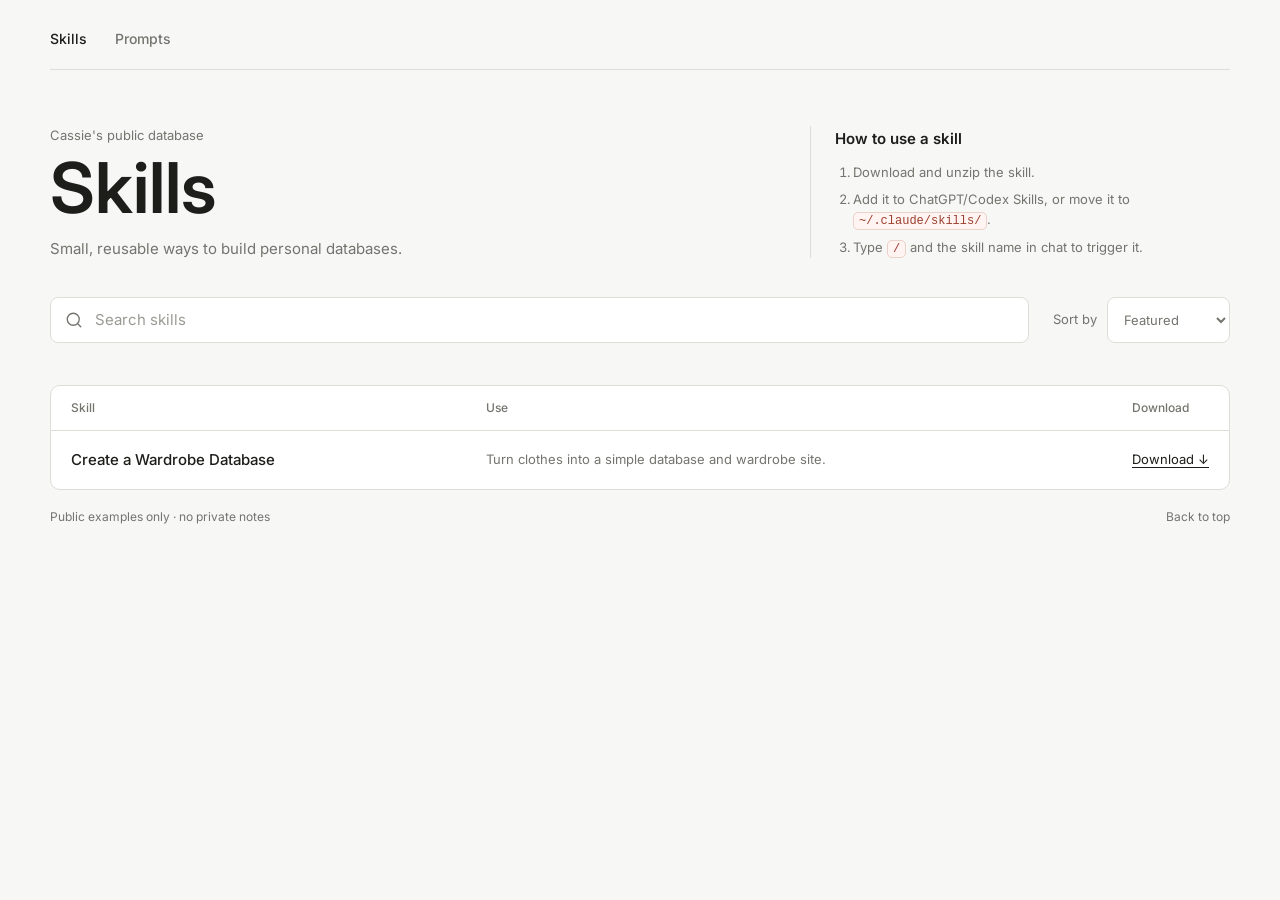
<file: index.html>
<!doctype html>
<html lang="en">
  <head>
    <meta charset="UTF-8" />
    <meta name="viewport" content="width=device-width, initial-scale=1.0" />
    <meta name="description" content="A public index of small personal databases, prompts, and AI workflows." />
    <meta property="og:type" content="website" />
    <meta property="og:site_name" content="Cassie's Public Database" />
    <meta property="og:title" content="Cassie's Public Database" />
    <meta property="og:description" content="A public index of small personal databases, prompts, and AI workflows." />
    <meta property="og:url" content="https://personal-database-public.vercel.app/" />
    <meta property="og:image" content="https://personal-database-public.vercel.app/assets/social-preview-personal-database-2026.png" />
    <meta property="og:image:secure_url" content="https://personal-database-public.vercel.app/assets/social-preview-personal-database-2026.png" />
    <meta property="og:image:type" content="image/png" />
    <meta property="og:image:width" content="1731" />
    <meta property="og:image:height" content="909" />
    <meta name="twitter:card" content="summary_large_image" />
    <meta name="twitter:title" content="Cassie's Public Database" />
    <meta name="twitter:description" content="A public index of small personal databases, prompts, and AI workflows." />
    <meta name="twitter:image" content="https://personal-database-public.vercel.app/assets/social-preview-personal-database-2026.png" />
    <title>Cassie's Public Database</title>
    <link rel="preconnect" href="https://fonts.googleapis.com" />
    <link rel="preconnect" href="https://fonts.gstatic.com" crossorigin />
    <link href="https://fonts.googleapis.com/css2?family=Inter:wght@400;500;600&display=swap" rel="stylesheet" />
    <link rel="stylesheet" href="./styles.css" />
  </head>
  <body>
    <main class="page" id="top">
      <nav class="database-nav" id="databaseNav" aria-label="Public databases"></nav>

      <header class="page-header">
        <div class="header-copy">
          <p class="eyebrow">Cassie's public database</p>
          <h1 id="pageTitle">Skills</h1>
          <p id="pageIntro" class="intro">
            A shareable index of practical AI, analytics, and creative workflows.
          </p>
        </div>
        <aside class="usage-panel" aria-labelledby="usageTitle">
          <h2 id="usageTitle">How to use a skill</h2>
          <ol>
            <li>Download and unzip the skill.</li>
            <li>Add it to ChatGPT/Codex Skills, or move it to <code>~/.claude/skills/</code>.</li>
            <li>Type <code>/</code> and the skill name in chat to trigger it.</li>
          </ol>
        </aside>
      </header>

      <section class="controls" aria-label="Database controls">
        <label class="search-field">
          <span class="sr-only">Search database</span>
          <svg aria-hidden="true" viewBox="0 0 24 24"><path d="m21 21-4.35-4.35m2.35-5.65a8 8 0 1 1-16 0 8 8 0 0 1 16 0Z" /></svg>
          <input id="searchInput" type="search" placeholder="Search skills" autocomplete="off" />
        </label>

        <label class="sort-field">
          <span>Sort by</span>
          <select id="sortSelect">
            <option value="featured">Featured</option>
            <option value="az">A-Z</option>
            <option value="za">Z-A</option>
          </select>
        </label>

        <nav class="category-tabs" id="categoryTabs" aria-label="Filters"></nav>
      </section>

      <div class="table-wrap">
        <table>
          <thead id="tableHead"></thead>
          <tbody id="tableRows"></tbody>
        </table>
        <div class="empty-state" id="emptyState" hidden><p>No matching entries.</p></div>
      </div>

      <footer>
        <span id="sourceNote">Public examples only · no private notes</span>
        <button id="backToTop" type="button">Back to top</button>
      </footer>
    </main>

    <script src="./data.js"></script>
    <script src="./app.js"></script>
  </body>
</html>
</file>
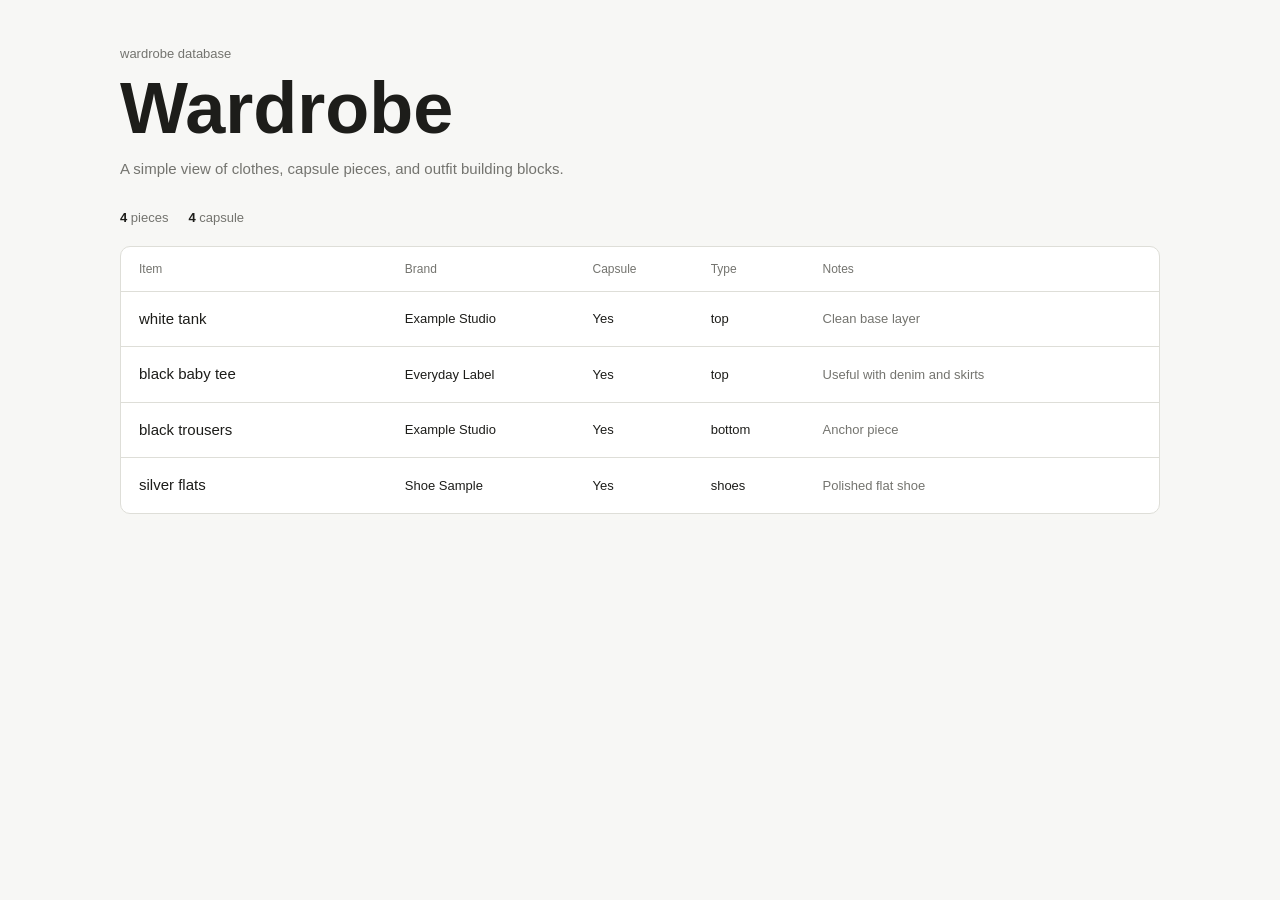
<file: skills/create-wardrobe-database/assets/site-starter/index.html>
<!doctype html>
<html lang="en">
  <head>
    <meta charset="UTF-8" />
    <meta name="viewport" content="width=device-width, initial-scale=1.0" />
    <title>Wardrobe Database</title>
    <link rel="stylesheet" href="./styles.css" />
  </head>
  <body>
    <main class="page">
      <header class="page-header">
        <p class="eyebrow">wardrobe database</p>
        <h1>Wardrobe</h1>
        <p class="intro">A simple view of clothes, capsule pieces, and outfit building blocks.</p>
      </header>

      <section class="summary" aria-label="Wardrobe summary">
        <p><span id="pieceCount">0</span> pieces</p>
        <p><span id="capsuleCount">0</span> capsule</p>
      </section>

      <div class="table-wrap">
        <table>
          <thead>
            <tr>
              <th>Item</th>
              <th>Brand</th>
              <th>Capsule</th>
              <th>Type</th>
              <th>Notes</th>
            </tr>
          </thead>
          <tbody id="rows"></tbody>
        </table>
      </div>
    </main>

    <script src="./app.js"></script>
  </body>
</html>
</file>
<file: styles.css>
:root {
  --background: #f7f7f5;
  --surface: #ffffff;
  --text: #1d1d1a;
  --muted: #74746f;
  --border: #deded8;
  --hover: #f0f0ec;
  --ink: #11110f;
  --sage: #647467;
  --clay: #a35f45;
  --butter: #e8cf76;
}

* { box-sizing: border-box; }
html { scroll-behavior: smooth; }
body {
  margin: 0;
  min-width: 320px;
  min-height: 100vh;
  color: var(--text);
  background: var(--background);
  font-family: "Inter", -apple-system, BlinkMacSystemFont, "Segoe UI", sans-serif;
  font-size: 15px;
  line-height: 1.5;
  -webkit-font-smoothing: antialiased;
}

button, input, select { color: inherit; font: inherit; }

.page {
  width: min(1180px, calc(100% - 48px));
  margin: 0 auto;
  padding: 28px 0 48px;
}

.database-nav {
  display: flex;
  gap: 28px;
  overflow-x: auto;
  padding: 0 0 20px;
  border-bottom: 1px solid var(--border);
  scrollbar-width: none;
}

.database-nav::-webkit-scrollbar { display: none; }

.database-link {
  flex: 0 0 auto;
  color: var(--muted);
  font-size: 14px;
  font-weight: 500;
  text-decoration: none;
}

.database-link:hover,
.database-link.active { color: var(--text); }

.page-header {
  position: relative;
  display: grid;
  grid-template-columns: minmax(0, 1fr) minmax(280px, 420px);
  align-items: start;
  gap: 32px;
  margin: 56px 0 36px;
}

.eyebrow {
  margin: 0 0 8px;
  color: var(--muted);
  font-size: 13px;
}

h1 {
  margin: 0;
  font-size: clamp(42px, 6vw, 70px);
  font-weight: 600;
  letter-spacing: 0;
  line-height: .98;
}

.intro {
  max-width: 560px;
  margin: 16px 0 0;
  color: var(--muted);
  font-size: 15px;
}

.usage-panel {
  padding: 2px 0 0 24px;
  border-left: 1px solid var(--border);
}

.usage-panel h2 {
  margin: 0 0 12px;
  font-size: 15px;
  font-weight: 600;
}

.usage-panel ol {
  display: grid;
  gap: 8px;
  margin: 0;
  padding-left: 18px;
  color: var(--muted);
  font-size: 13px;
}

.usage-panel code {
  padding: 1px 5px;
  border: 1px solid #ead1ca;
  border-radius: 5px;
  color: #9b3f2f;
  background: #fff4f1;
  font-family: "SFMono-Regular", Consolas, "Liberation Mono", Menlo, monospace;
  font-size: 12px;
}

.controls {
  display: grid;
  grid-template-columns: minmax(220px, 1fr) auto;
  gap: 16px 24px;
  align-items: center;
  margin-bottom: 24px;
}

.search-field {
  position: relative;
  display: flex;
  grid-column: 1;
  grid-row: 1;
  align-items: center;
}

.search-field svg {
  position: absolute;
  left: 15px;
  width: 18px;
  height: 18px;
  fill: none;
  stroke: var(--muted);
  stroke-linecap: round;
  stroke-width: 1.8;
}

.search-field input {
  width: 100%;
  height: 46px;
  padding: 0 16px 0 44px;
  border: 1px solid var(--border);
  border-radius: 8px;
  outline: none;
  background: var(--surface);
}

.search-field input:focus { border-color: var(--text); }
.search-field input::placeholder { color: #9a9a95; }

.sort-field {
  display: flex;
  grid-column: 2;
  grid-row: 1;
  align-items: center;
  gap: 10px;
  color: var(--muted);
  font-size: 13px;
}

.sort-field select {
  min-width: 120px;
  height: 46px;
  padding: 0 34px 0 12px;
  border: 1px solid var(--border);
  border-radius: 8px;
  outline: none;
  background: var(--surface);
}

.category-tabs {
  display: flex;
  flex-direction: column;
  grid-column: 1 / -1;
  grid-row: 2;
  gap: 10px;
  overflow-x: auto;
  padding-bottom: 2px;
  scrollbar-width: none;
}

.category-tabs::-webkit-scrollbar { display: none; }

.filter-group {
  display: flex;
  align-items: center;
  gap: 12px;
}

.filter-label {
  flex: 0 0 48px;
  color: var(--muted);
  font-size: 12px;
  font-weight: 500;
}

.filter-options {
  display: flex;
  gap: 8px;
}

.tab {
  flex: 0 0 auto;
  padding: 8px 13px;
  border: 1px solid var(--border);
  border-radius: 999px;
  background: transparent;
  cursor: pointer;
  font-size: 13px;
  text-transform: capitalize;
}

.tab:hover { background: var(--hover); }
.tab.active {
  color: white;
  border-color: var(--text);
  background: var(--text);
}

.table-wrap {
  overflow-x: auto;
  border: 1px solid var(--border);
  border-radius: 10px;
  background: var(--surface);
}

table {
  width: 100%;
  border-collapse: collapse;
  table-layout: auto;
}

th {
  padding: 13px 20px;
  color: var(--muted);
  border-bottom: 1px solid var(--border);
  font-size: 12px;
  font-weight: 500;
  text-align: left;
  white-space: nowrap;
}

td {
  padding: 18px 20px;
  border-bottom: 1px solid var(--border);
  vertical-align: middle;
  font-size: 13px;
}

tbody tr:last-child td { border-bottom: 0; }
tbody tr:hover { background: var(--hover); }

.primary-cell {
  min-width: 210px;
  color: var(--text);
  font-size: 15px;
  font-weight: 500;
}

.detail-cell {
  max-width: 560px;
  color: var(--muted);
  line-height: 1.45;
}

.tag-list {
  display: flex;
  flex-wrap: wrap;
  gap: 6px;
  min-width: 170px;
}

.tag-list span {
  padding: 4px 8px;
  border: 1px solid var(--border);
  border-radius: 999px;
  color: #565650;
  background: #fbfbf8;
  font-size: 12px;
  white-space: nowrap;
}

.action-cell { width: 88px; text-align: right; }

.copy-button {
  min-width: 64px;
  height: 34px;
  padding: 0 12px;
  border: 1px solid var(--border);
  border-radius: 999px;
  background: var(--surface);
  cursor: pointer;
  font-size: 13px;
}

.copy-button:hover {
  color: white;
  border-color: var(--text);
  background: var(--text);
}

.download-link {
  color: var(--text);
  font-size: 13px;
  text-decoration: underline;
  text-underline-offset: 3px;
  white-space: nowrap;
}

.download-link:hover { color: var(--muted); }

.empty-state {
  padding: 64px 20px;
  color: var(--muted);
  text-align: center;
}

footer {
  display: flex;
  justify-content: space-between;
  margin-top: 18px;
  color: var(--muted);
  font-size: 12px;
}

footer button {
  padding: 0;
  border: 0;
  background: none;
  cursor: pointer;
  font-size: 12px;
}

footer button:hover { color: var(--text); }

.sr-only {
  position: absolute;
  width: 1px;
  height: 1px;
  padding: 0;
  margin: -1px;
  overflow: hidden;
  clip: rect(0,0,0,0);
  white-space: nowrap;
  border: 0;
}

@media (max-width: 760px) {
  .page {
    width: min(100% - 28px, 1180px);
    padding-top: 20px;
  }

  .database-nav {
    gap: 22px;
    padding-bottom: 18px;
  }

  .page-header {
    grid-template-columns: 1fr;
    gap: 18px;
    margin: 42px 0 34px;
  }

  .usage-panel {
    padding: 4px 0 0;
    border-left: 0;
  }

  .controls {
    grid-template-columns: 1fr;
    gap: 14px;
  }

  .search-field,
  .sort-field,
  .category-tabs {
    grid-column: 1;
    grid-row: auto;
  }

  .sort-field {
    justify-content: space-between;
  }

  .sort-field select { min-width: 160px; }

  .filter-group { align-items: flex-start; }
  .filter-label { padding-top: 8px; }
  .filter-options { overflow-x: auto; padding-bottom: 2px; }

  th,
  td {
    padding: 14px 16px;
  }

  .hide-mobile,
  th:has(+ .hide-mobile) {
    display: none;
  }

  .primary-cell { min-width: 180px; }
  .detail-cell { min-width: 260px; }
  footer { gap: 16px; }
}
</file>
<file: skills/create-wardrobe-database/assets/site-starter/styles.css>
:root {
  --background: #f7f7f5;
  --surface: #ffffff;
  --text: #1d1d1a;
  --muted: #74746f;
  --border: #deded8;
  --hover: #f0f0ec;
}

* { box-sizing: border-box; }

body {
  margin: 0;
  color: var(--text);
  background: var(--background);
  font-family: Inter, -apple-system, BlinkMacSystemFont, "Segoe UI", sans-serif;
  font-size: 15px;
  line-height: 1.5;
}

.page {
  width: min(1040px, calc(100% - 40px));
  margin: 0 auto;
  padding: 44px 0;
}

.page-header {
  margin-bottom: 28px;
}

.eyebrow {
  margin: 0 0 8px;
  color: var(--muted);
  font-size: 13px;
}

h1 {
  margin: 0;
  font-size: clamp(42px, 7vw, 72px);
  font-weight: 600;
  letter-spacing: 0;
  line-height: 1;
}

.intro {
  max-width: 560px;
  margin: 14px 0 0;
  color: var(--muted);
}

.summary {
  display: flex;
  gap: 20px;
  margin-bottom: 18px;
  color: var(--muted);
  font-size: 13px;
}

.summary p { margin: 0; }
.summary span { color: var(--text); font-weight: 600; }

.table-wrap {
  overflow-x: auto;
  border: 1px solid var(--border);
  border-radius: 10px;
  background: var(--surface);
}

table {
  width: 100%;
  border-collapse: collapse;
}

th {
  padding: 13px 18px;
  color: var(--muted);
  border-bottom: 1px solid var(--border);
  font-size: 12px;
  font-weight: 500;
  text-align: left;
  white-space: nowrap;
}

td {
  padding: 16px 18px;
  border-bottom: 1px solid var(--border);
  font-size: 13px;
  vertical-align: middle;
}

tbody tr:last-child td { border-bottom: 0; }
tbody tr:hover { background: var(--hover); }

.item {
  min-width: 180px;
  color: var(--text);
  font-size: 15px;
  font-weight: 500;
}

.notes {
  min-width: 240px;
  color: var(--muted);
}

@media (max-width: 720px) {
  .page {
    width: min(100% - 28px, 1040px);
    padding-top: 28px;
  }

  th,
  td {
    padding: 13px 14px;
  }
}
</file>
